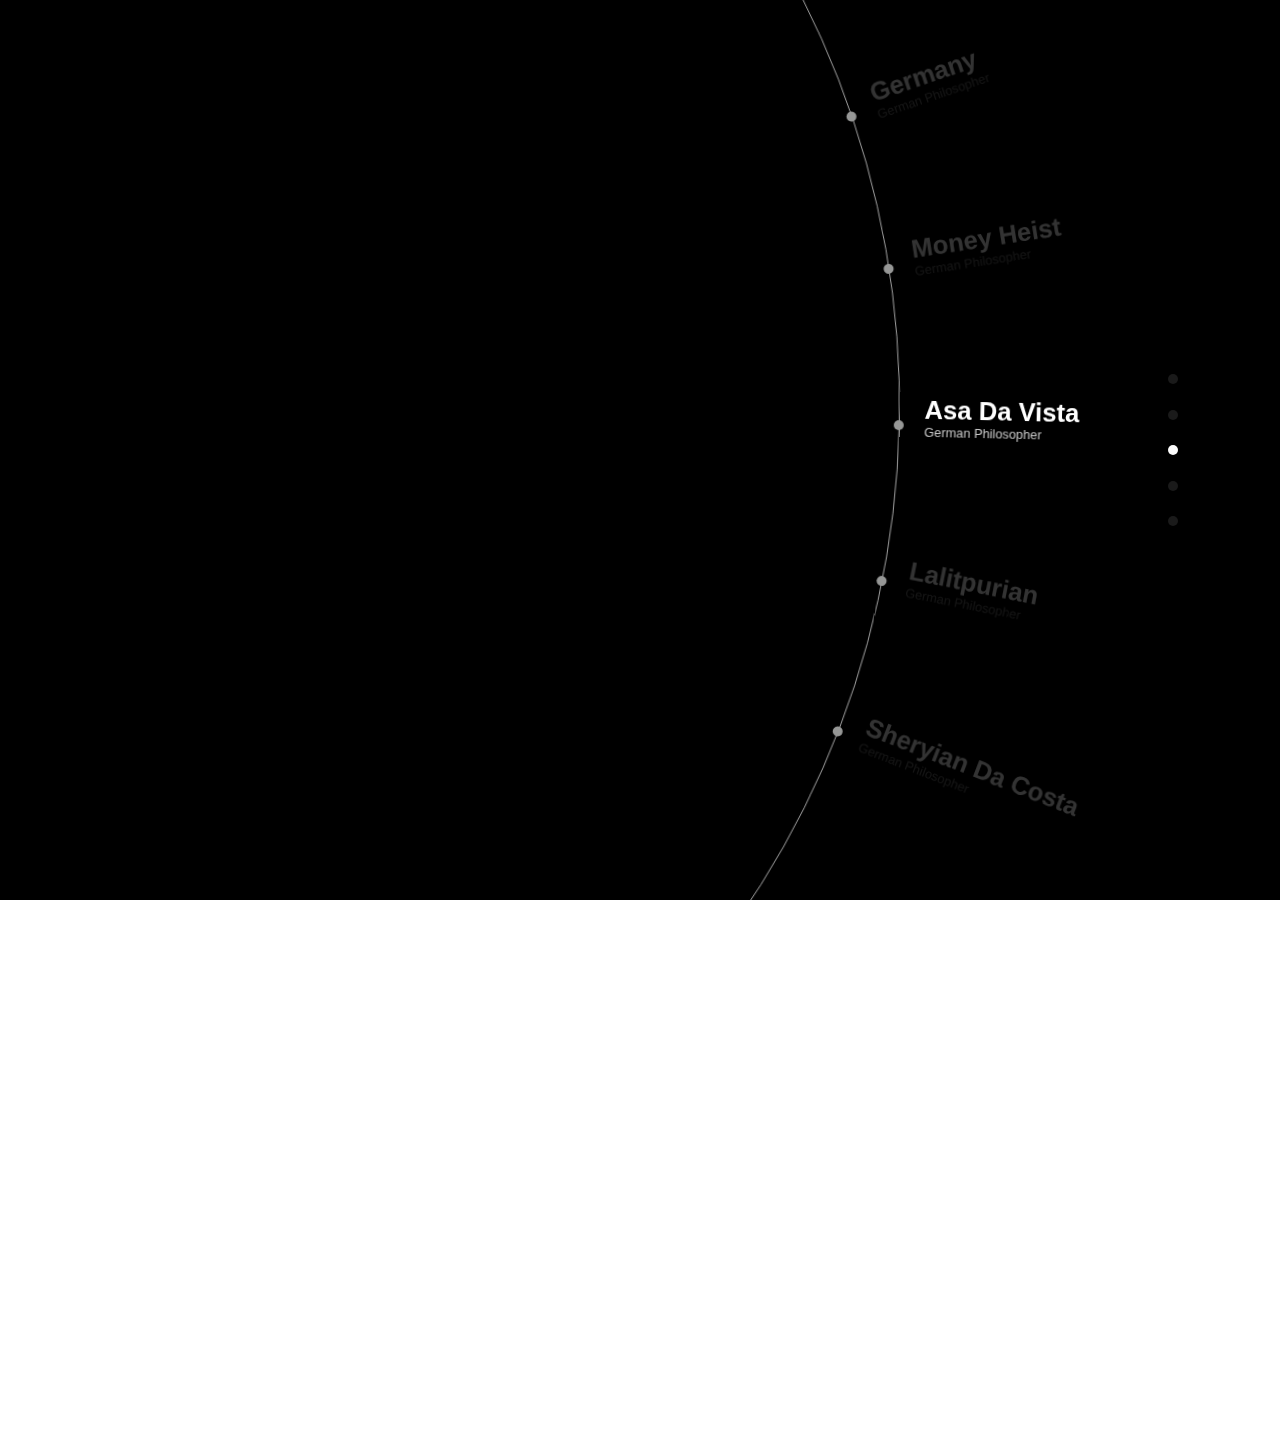
<file: index.html>
<!DOCTYPE html>
<html lang="en">
<head>
  <meta charset="UTF-8">
  <meta name="viewport" content="width=device-width, initial-scale=1.0">
  <title>Navigation-Clock</title>
  <link rel="stylesheet" href="style.css">
</head>
<body>
  <div id="main">
    <div id="curcle">
      <div class="stripe stripe1">
        <div class="left"></div>
        <div class="right">
          <div class="dot"></div>
          <h2>germany</h2>
          <p>german Philosopher</p>
        </div>
        
      </div>
      <div class="stripe stripe2">
        <div class="left"></div>
        <div class="right">
          <div class="dot"></div>
          <h2>money heist</h2>
          <p>german Philosopher</p>
        </div>
      </div>
      <div class="stripe stripe3">
        <div class="left"></div>
        <div class="right">
          <div class="dot"></div>
          <h2>asa da vista</h2>
          <p>german Philosopher</p>
        </div>

      </div>
      <div class="stripe stripe4">
        <div class="left"></div>
        <div class="right">
          <div class="dot"></div>
          <h2>lalitpurian</h2>
          <p>german Philosopher</p>
        </div>
      </div>
      <div class="stripe stripe5">
        <div class="left"></div>
        <div class="right">
          <div class="dot"></div>
          <h2>sheryian da costa</h2>
          <p>german Philosopher</p>
        </div>
      </div>
    </div>

    <div class="control">
      <div class="button"></div>
      <div class="button"></div>
      <div class="button"></div>
      <div class="button"></div>
      <div class="button"></div>
    </div>

  </div>

  <script src="https://cdnjs.cloudflare.com/ajax/libs/gsap/3.12.5/gsap.min.js" integrity="sha512-7eHRwcbYkK4d9g/6tD/mhkf++eoTHwpNM9woBxtPUBWm67zeAfFC+HrdoE2GanKeocly/VxeLvIqwvCdk7qScg==" crossorigin="anonymous" referrerpolicy="no-referrer"></script>
  <script src="script.js"></script>
</body>
</html>
</file>
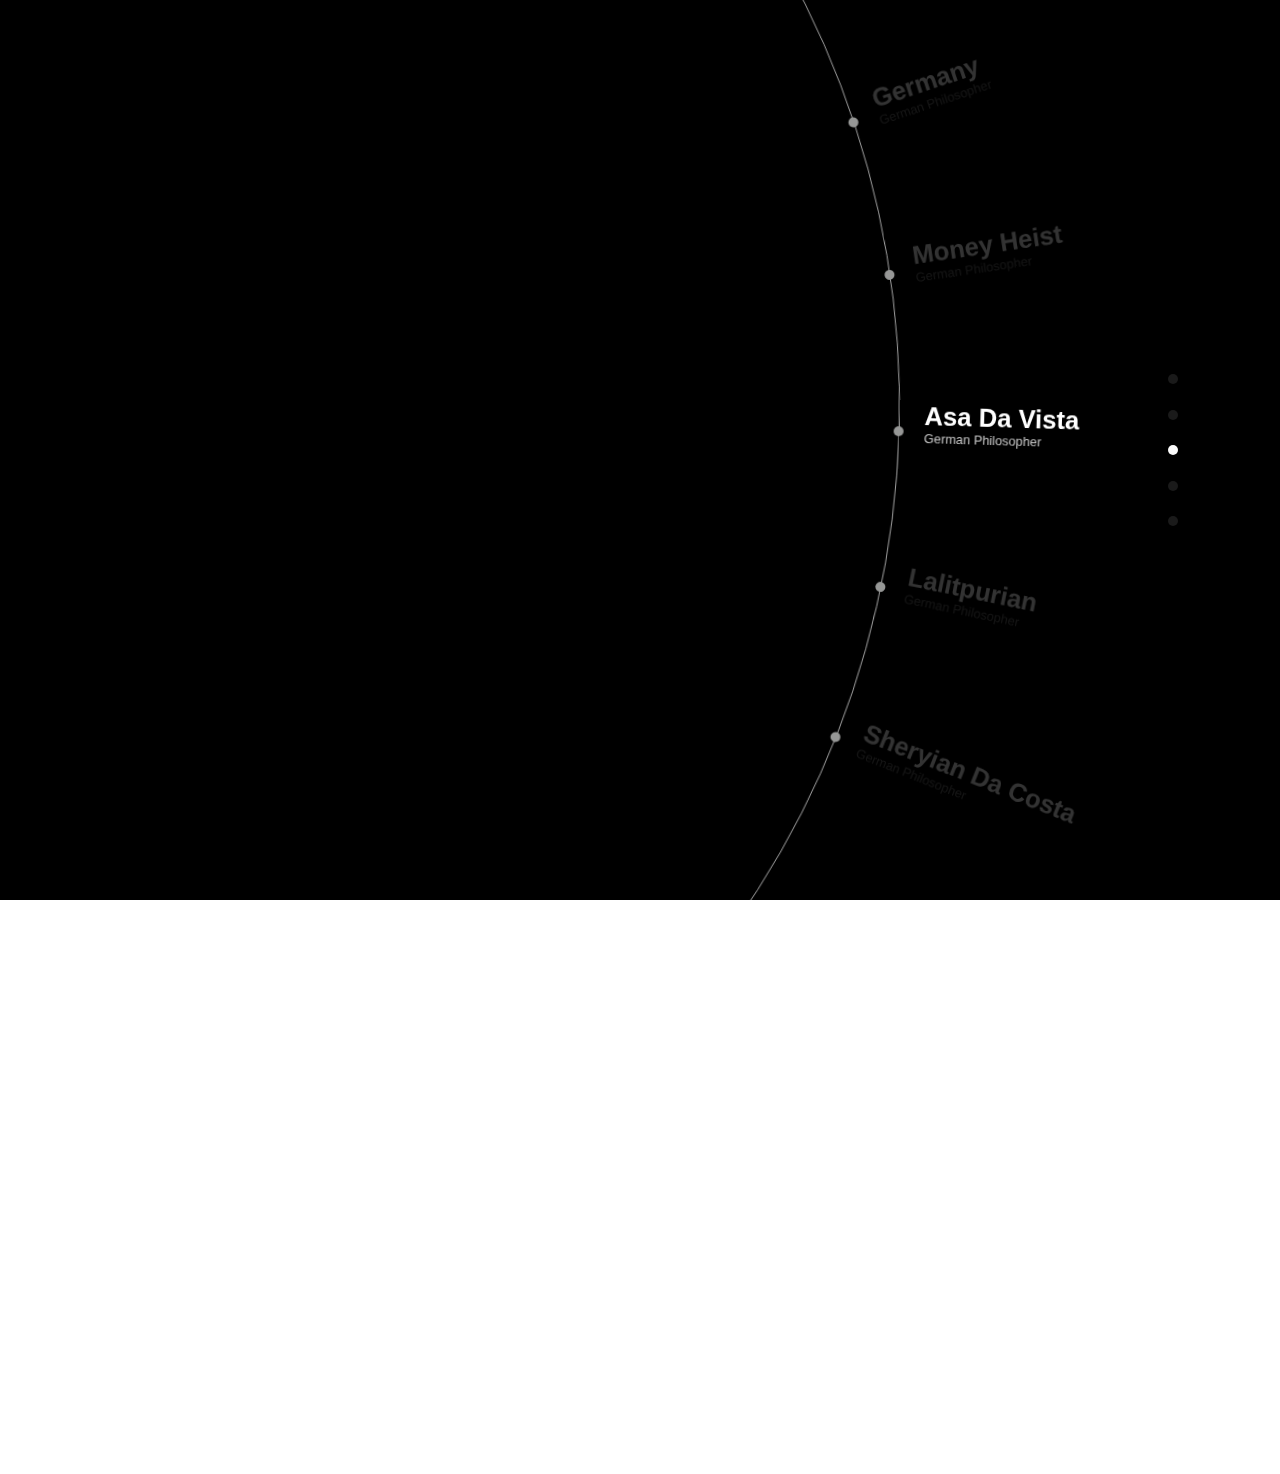
<file: Navigasation-clock/index.html>
<!DOCTYPE html>
<html lang="en">
<head>
  <meta charset="UTF-8">
  <meta name="viewport" content="width=device-width, initial-scale=1.0">
  <title>Navigation-Clock</title>
  <link rel="stylesheet" href="style.css">
</head>
<body>
  <div id="main">
    <div id="curcle">
      <div class="stripe stripe1">
        <div class="left"></div>
        <div class="right">
          <div class="dot"></div>
          <h2>germany</h2>
          <p>german Philosopher</p>
        </div>
        
      </div>
      <div class="stripe stripe2">
        <div class="left"></div>
        <div class="right">
          <div class="dot"></div>
          <h2>money heist</h2>
          <p>german Philosopher</p>
        </div>
      </div>
      <div class="stripe stripe3">
        <div class="left"></div>
        <div class="right">
          <div class="dot"></div>
          <h2>asa da vista</h2>
          <p>german Philosopher</p>
        </div>

      </div>
      <div class="stripe stripe4">
        <div class="left"></div>
        <div class="right">
          <div class="dot"></div>
          <h2>lalitpurian</h2>
          <p>german Philosopher</p>
        </div>
      </div>
      <div class="stripe stripe5">
        <div class="left"></div>
        <div class="right">
          <div class="dot"></div>
          <h2>sheryian da costa</h2>
          <p>german Philosopher</p>
        </div>
      </div>
    </div>

    <div class="control">
      <div class="button"></div>
      <div class="button"></div>
      <div class="button"></div>
      <div class="button"></div>
      <div class="button"></div>
    </div>

  </div>

  <script src="https://cdnjs.cloudflare.com/ajax/libs/gsap/3.12.5/gsap.min.js" integrity="sha512-7eHRwcbYkK4d9g/6tD/mhkf++eoTHwpNM9woBxtPUBWm67zeAfFC+HrdoE2GanKeocly/VxeLvIqwvCdk7qScg==" crossorigin="anonymous" referrerpolicy="no-referrer"></script>
  <script src="script.js"></script>
</body>
</html>
</file>
<file: style.css>
* {
  margin: 0;
  padding: 0;
  box-sizing: border-box;
}

body,
html {
  width: 100%;
  height: 100%;
  overflow: hidden;
}

#main {
  width: 100%;
  height: 100vh;
  background: #000;
}
#curcle {
  width: 200vh;
  height: 200vh;
  border-radius: 50%;
  border: 1px solid #e4e4e4b3;
  position: relative;
  left: -100vh;
  top: 45%;
  transform: translate(0%, -50%) rotate(100deg);
}
.stripe {
  width: 100%;
  height: 60px;
  position: absolute;
  left: 50%;
  top: 50%;
  transform-origin: 0% 50%;
  display: flex;
}

.stripe1 {
  transform: translate(0%, -50%) rotate(-20deg);
}
.stripe2 {
  transform: translate(0%, -50%) rotate(-10deg);
}
.stripe3 {
  transform: translate(0%, -50%) rotate(0deg);
}
.stripe4 {
  transform: translate(0%, -50%) rotate(10deg);
}
.stripe5 {
  transform: translate(0%, -50%) rotate(20deg);
}

.left {
  width: 50%;
  height: 100%;
}
.right {
  width: 50%;
  height: 100%;
  padding-left: 2vw;
  position: relative;
}
.right .dot {
  width: 10px;
  height: 10px;
  background: rgb(150, 151, 150);
  border-radius: 50%;
  position: absolute;
  top: 50%;
  left: -5px;
  transform: translate(0%, -50%);
}

.right h2 {
  font-size: 2vw;
  font-weight: 600;
  text-transform: capitalize;
  font-family: "Segoe UI", Tahoma, Geneva, Verdana, sans-serif;
  color: #ffffff;
  opacity: 0.2;
}
.right p {
  font-size: 1vw;
  font-weight: 400;
  text-transform: capitalize;
  font-family: "Segoe UI", Tahoma, Geneva, Verdana, sans-serif;
  color: #c9c9c9;
  opacity: 0.1;
}

.control {
  width: 60px;
  height: 200px;
  /* background: rebeccapurple; */
  position: absolute;
  right: 6%;
  top: 50%;
  transform: translate(0, -50%);
  display: flex;
  flex-direction: column;
  justify-content: space-between;
  align-items: center;
  padding: 1.5em 0;
  border-radius: 5px;
}

.button {
  width: 10px;
  height: 10px;
  border-radius: 50%;
  background: #ffffff;
  opacity: 0.1;
}
/* .button:nth-child(3) {
  opacity: 1;
} */
</file>
<file: Navigasation-clock/style.css>
* {
  margin: 0;
  padding: 0;
  box-sizing: border-box;
}

body,
html {
  width: 100%;
  height: 100%;
  overflow: hidden;
}

#main {
  width: 100%;
  height: 100vh;
  background: #000;
}
#curcle {
  width: 200vh;
  height: 200vh;
  border-radius: 50%;
  border: 1px solid #e4e4e4b3;
  position: relative;
  left: -100vh;
  top: 45%;
  transform: translate(0%, -50%) rotate(100deg);
}
.stripe {
  width: 100%;
  height: 60px;
  position: absolute;
  left: 50%;
  top: 50%;
  transform-origin: 0% 50%;
  display: flex;
}

.stripe1 {
  transform: translate(0%, -50%) rotate(-20deg);
}
.stripe2 {
  transform: translate(0%, -50%) rotate(-10deg);
}
.stripe3 {
  transform: translate(0%, -50%) rotate(0deg);
}
.stripe4 {
  transform: translate(0%, -50%) rotate(10deg);
}
.stripe5 {
  transform: translate(0%, -50%) rotate(20deg);
}

.left {
  width: 50%;
  height: 100%;
}
.right {
  width: 50%;
  height: 100%;
  padding-left: 2vw;
  position: relative;
}
.right .dot {
  width: 10px;
  height: 10px;
  background: rgb(150, 151, 150);
  border-radius: 50%;
  position: absolute;
  top: 50%;
  left: -5px;
  transform: translate(0%, -50%);
}

.right h2 {
  font-size: 2vw;
  font-weight: 600;
  text-transform: capitalize;
  font-family: "Segoe UI", Tahoma, Geneva, Verdana, sans-serif;
  color: #ffffff;
  opacity: 0.2;
}
.right p {
  font-size: 1vw;
  font-weight: 400;
  text-transform: capitalize;
  font-family: "Segoe UI", Tahoma, Geneva, Verdana, sans-serif;
  color: #c9c9c9;
  opacity: 0.1;
}

.control {
  width: 60px;
  height: 200px;
  /* background: rebeccapurple; */
  position: absolute;
  right: 6%;
  top: 50%;
  transform: translate(0, -50%);
  display: flex;
  flex-direction: column;
  justify-content: space-between;
  align-items: center;
  padding: 1.5em 0;
  border-radius: 5px;
}

.button {
  width: 10px;
  height: 10px;
  border-radius: 50%;
  background: #ffffff;
  opacity: 0.1;
}
/* .button:nth-child(3) {
  opacity: 1;
} */
</file>
